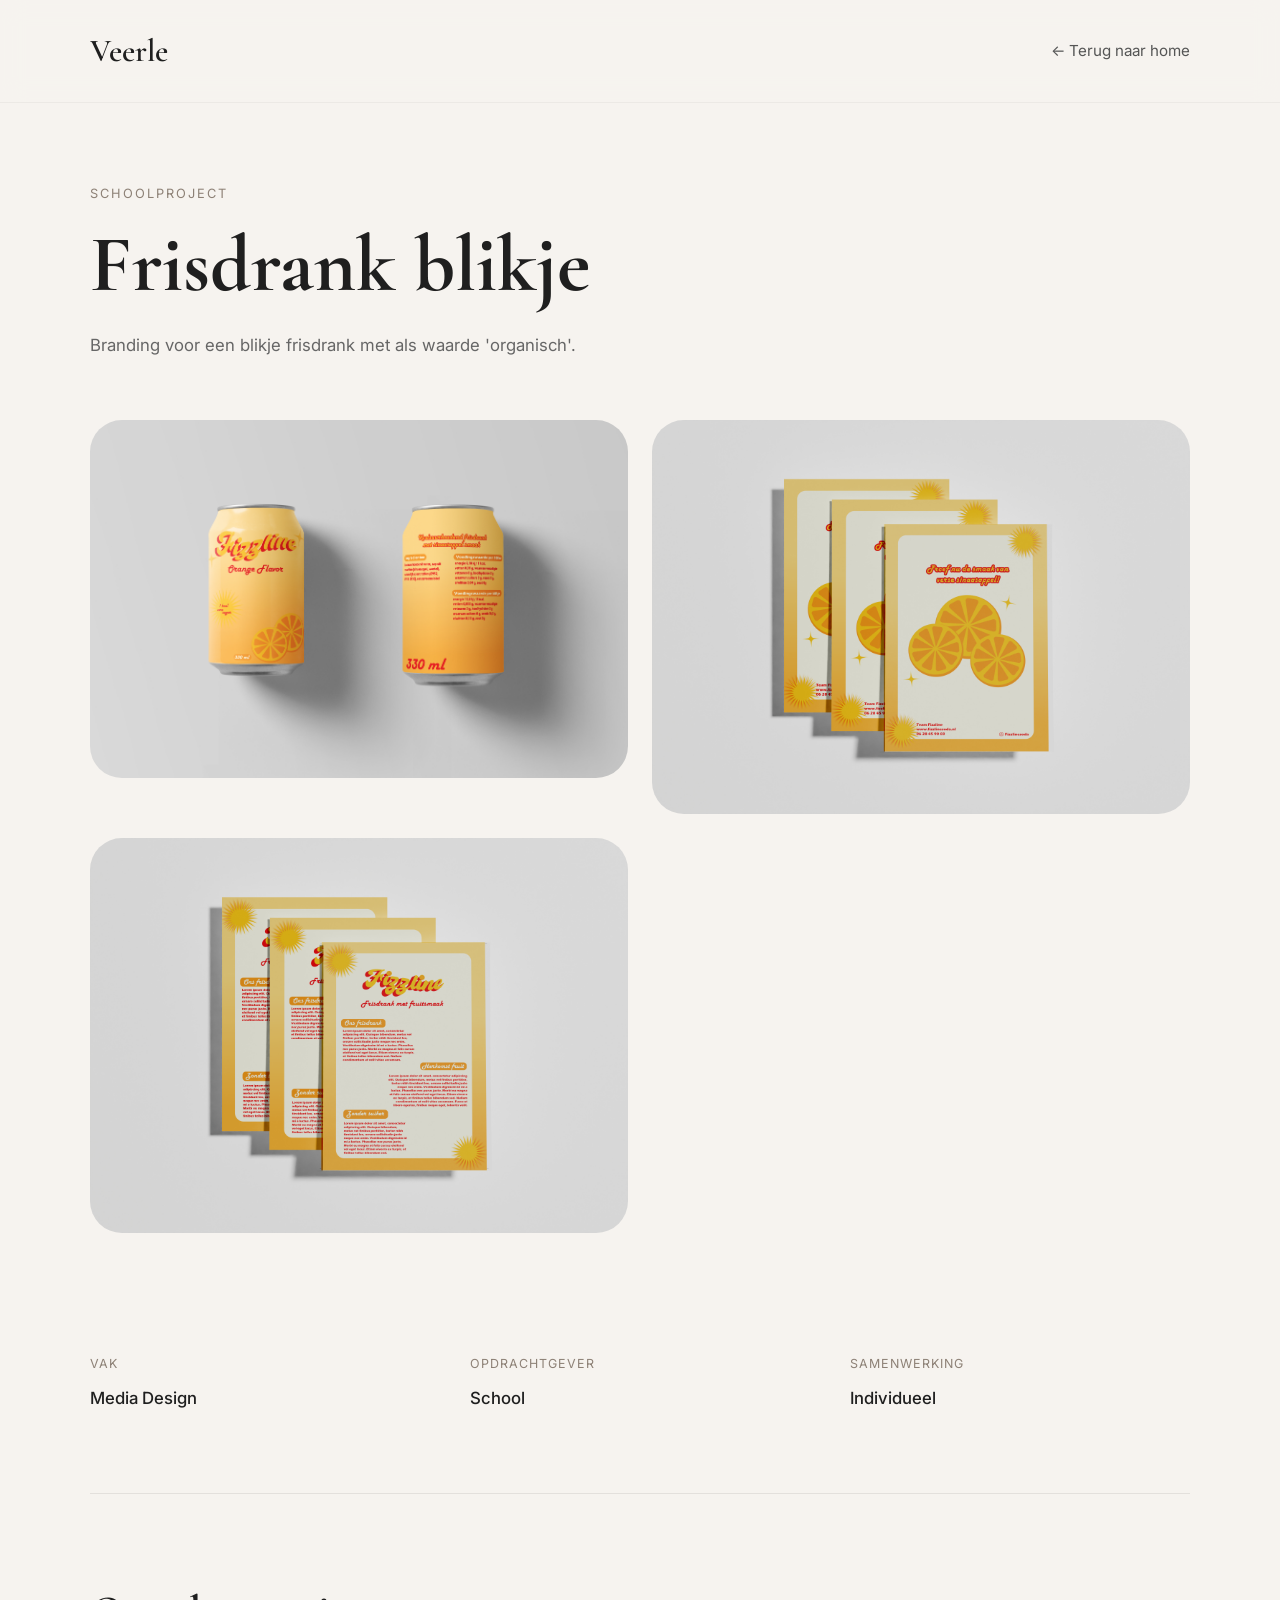
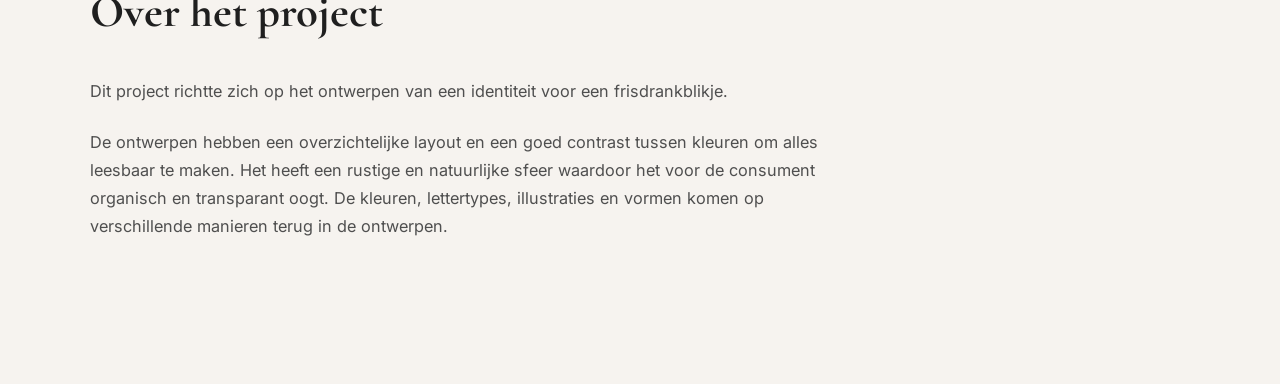
<file: branding.html>
<!DOCTYPE html>
<html lang="nl">
<head>
  <meta charset="UTF-8" />
  <meta name="viewport" content="width=device-width, initial-scale=1.0"/>

  <title>Branding - Veerle</title>

  <!-- FONTS -->
  <link rel="preconnect" href="https://fonts.googleapis.com">
  <link rel="preconnect" href="https://fonts.gstatic.com" crossorigin>

  <link href="https://fonts.googleapis.com/css2?family=Inter:wght@300;400;500;600&family=Cormorant+Garamond:wght@500;600&display=swap" rel="stylesheet">

  <!-- CSS -->
  <link rel="stylesheet" href="tarot.css">
</head>

<body>

  <!-- NAVBAR -->
  <header class="navbar">

    <div class="container nav-container">

      <a href="index.html" class="logo">
        Veerle
      </a>

      <nav class="nav-links">
        <a href="index.html">← Terug naar home</a>
      </nav>

    </div>

  </header>

  <!-- PROJECT HERO -->
  <main class="project-page">

    <div class="container">

      <section class="project-hero">

        <p class="project-label">
          Schoolproject
        </p>

        <h1>
          Frisdrank blikje
        </h1>

        <p class="project-intro">
          Branding voor een blikje frisdrank met als waarde 'organisch'.
        </p>

      </section>

      <!-- IMAGE -->
      <section class="project-gallery">

  <img
    src="images/blikje.jpg"
    alt="Blikje"
  >

  <img
    src="images/flyer_voor.png"
    alt="flyer voorkant"
  >
  <img
    src="images/flyer_achter.png"
    alt="flyer achterkant"
  >


      </section>

      <!-- PROJECT INFO -->
      <section class="project-info">

        <div class="info-item">
          <span>Vak</span>
          <h3>Media Design</h3>
        </div>

        <div class="info-item">
          <span>Opdrachtgever</span>
          <h3>School</h3>
        </div>

        <div class="info-item">
          <span>Samenwerking</span>
          <h3>Individueel</h3>
        </div>

      </section>

      <!-- PROJECT TEXT -->
      <section class="project-content">

        <div class="content-wrapper">

          <h2>
            Over het project
          </h2>

          <p>
            Dit project richtte zich op het ontwerpen van een
            identiteit voor een frisdrankblikje.
          </p>

          <p>
            De ontwerpen hebben een overzichtelijke layout en een goed contrast tussen kleuren om alles leesbaar
te maken. Het heeft een rustige en natuurlijke sfeer waardoor het voor de consument organisch
en transparant oogt. De kleuren, lettertypes, illustraties en vormen komen op verschillende manieren
terug in de ontwerpen.
          </p>

        </div>

      </section>

    </div>

  </main>

</body>
</html>
</file>
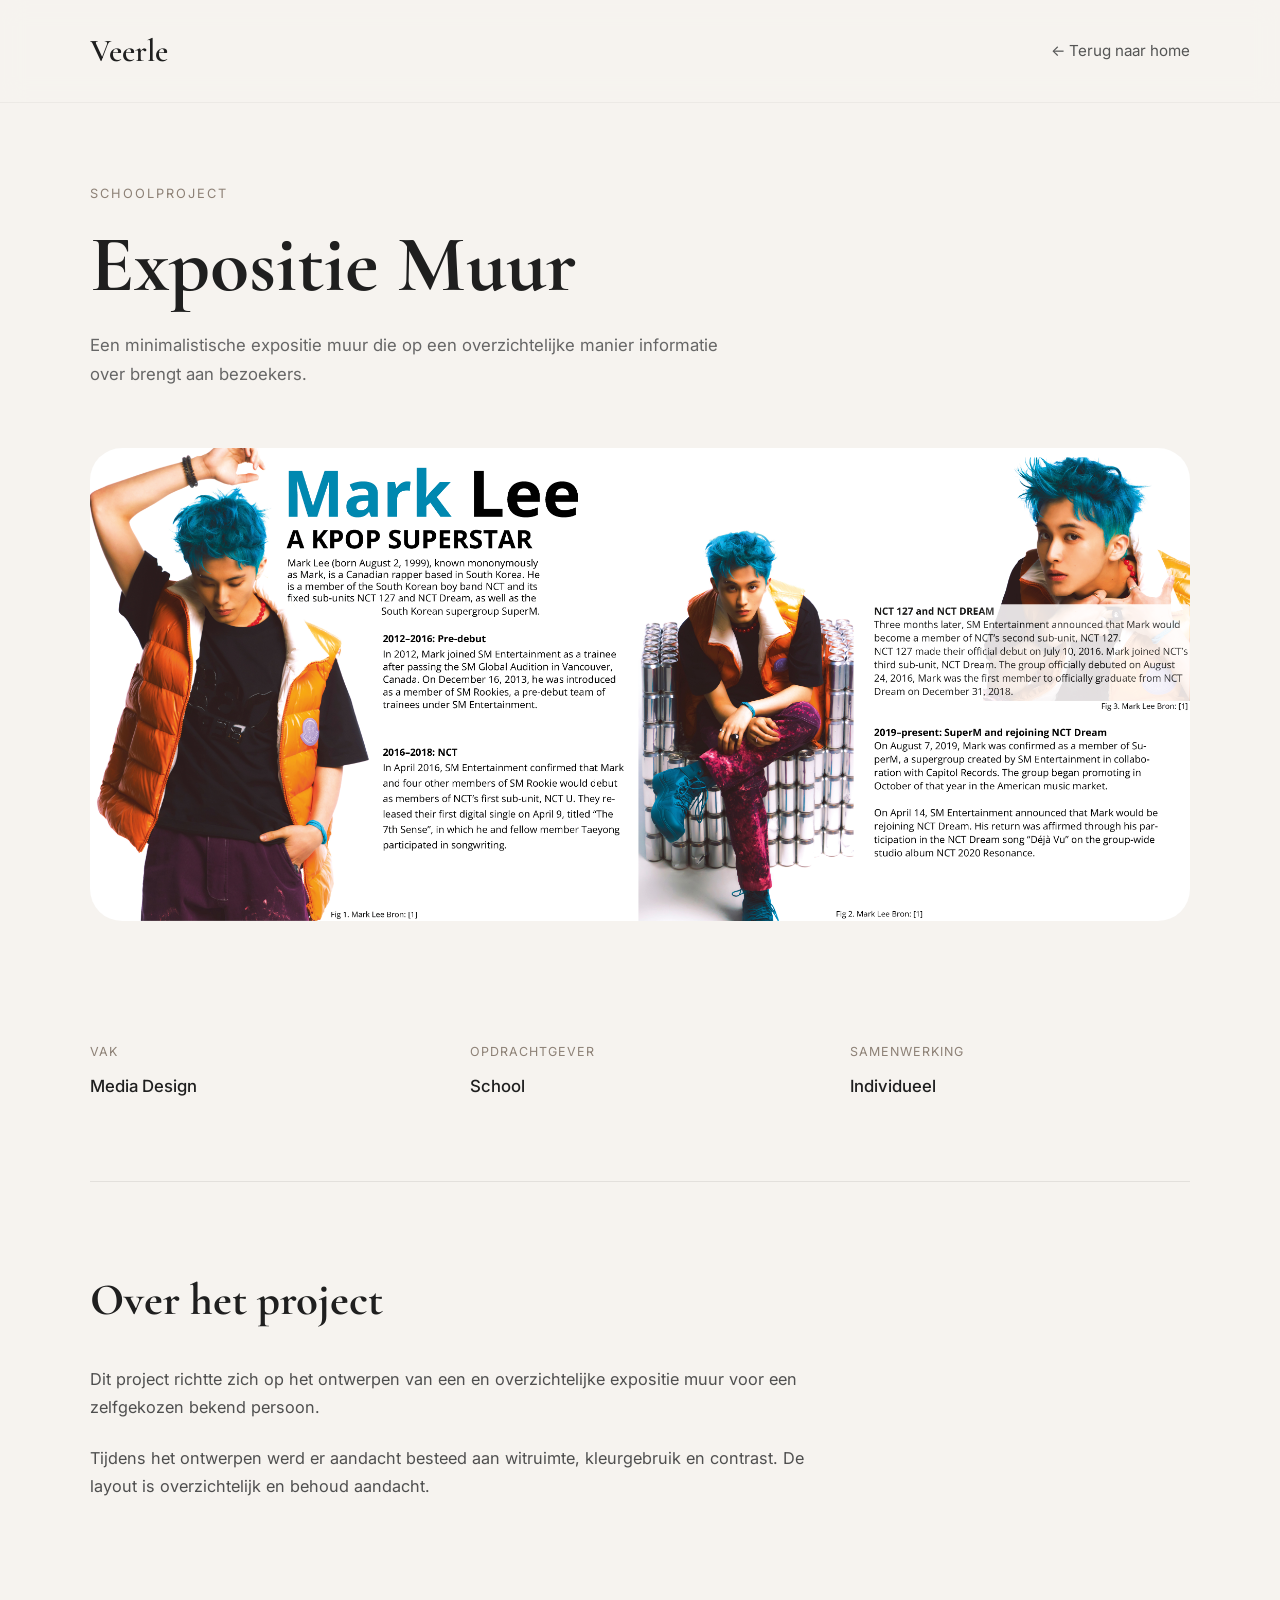
<file: expo.html>
<!DOCTYPE html>
<html lang="nl">
<head>
  <meta charset="UTF-8" />
  <meta name="viewport" content="width=device-width, initial-scale=1.0"/>

  <title>Expo - Veerle</title>

  <!-- FONTS -->
  <link rel="preconnect" href="https://fonts.googleapis.com">
  <link rel="preconnect" href="https://fonts.gstatic.com" crossorigin>

  <link href="https://fonts.googleapis.com/css2?family=Inter:wght@300;400;500;600&family=Cormorant+Garamond:wght@500;600&display=swap" rel="stylesheet">

  <!-- CSS -->
  <link rel="stylesheet" href="project.css">
</head>

<body>

  <!-- NAVBAR -->
  <header class="navbar">

    <div class="container nav-container">

      <a href="index.html" class="logo">
        Veerle
      </a>

      <nav class="nav-links">
        <a href="index.html">← Terug naar home</a>
      </nav>

    </div>

  </header>

  <!-- PROJECT HERO -->
  <main class="project-page">

    <div class="container">

      <section class="project-hero">

        <p class="project-label">
          Schoolproject
        </p>

        <h1>
          Expositie Muur
        </h1>

        <p class="project-intro">
          Een minimalistische expositie muur die op een overzichtelijke
          manier informatie over brengt aan bezoekers.
        </p>

      </section>

      <!-- IMAGE -->
      <section class="project-image">

       <img
  src="images/expo-muur2.png"
  alt="Expositie Muur"
>

      </section>

      <!-- PROJECT INFO -->
      <section class="project-info">

        <div class="info-item">
          <span>Vak</span>
          <h3>Media Design</h3>
        </div>

        <div class="info-item">
          <span>Opdrachtgever</span>
          <h3>School</h3>
        </div>

        <div class="info-item">
          <span>Samenwerking</span>
          <h3>Individueel</h3>
        </div>

      </section>

      <!-- PROJECT TEXT -->
      <section class="project-content">

        <div class="content-wrapper">

          <h2>
            Over het project
          </h2>

          <p>
            Dit project richtte zich op het ontwerpen van een
            en overzichtelijke expositie muur voor een zelfgekozen bekend persoon.
          </p>

          <p>
            Tijdens het ontwerpen werd er aandacht besteed aan
            witruimte, kleurgebruik en contrast.
            De layout is overzichtelijk en behoud aandacht.
          </p>

        </div>

      </section>

    </div>

  </main>

</body>
</html>
</file>
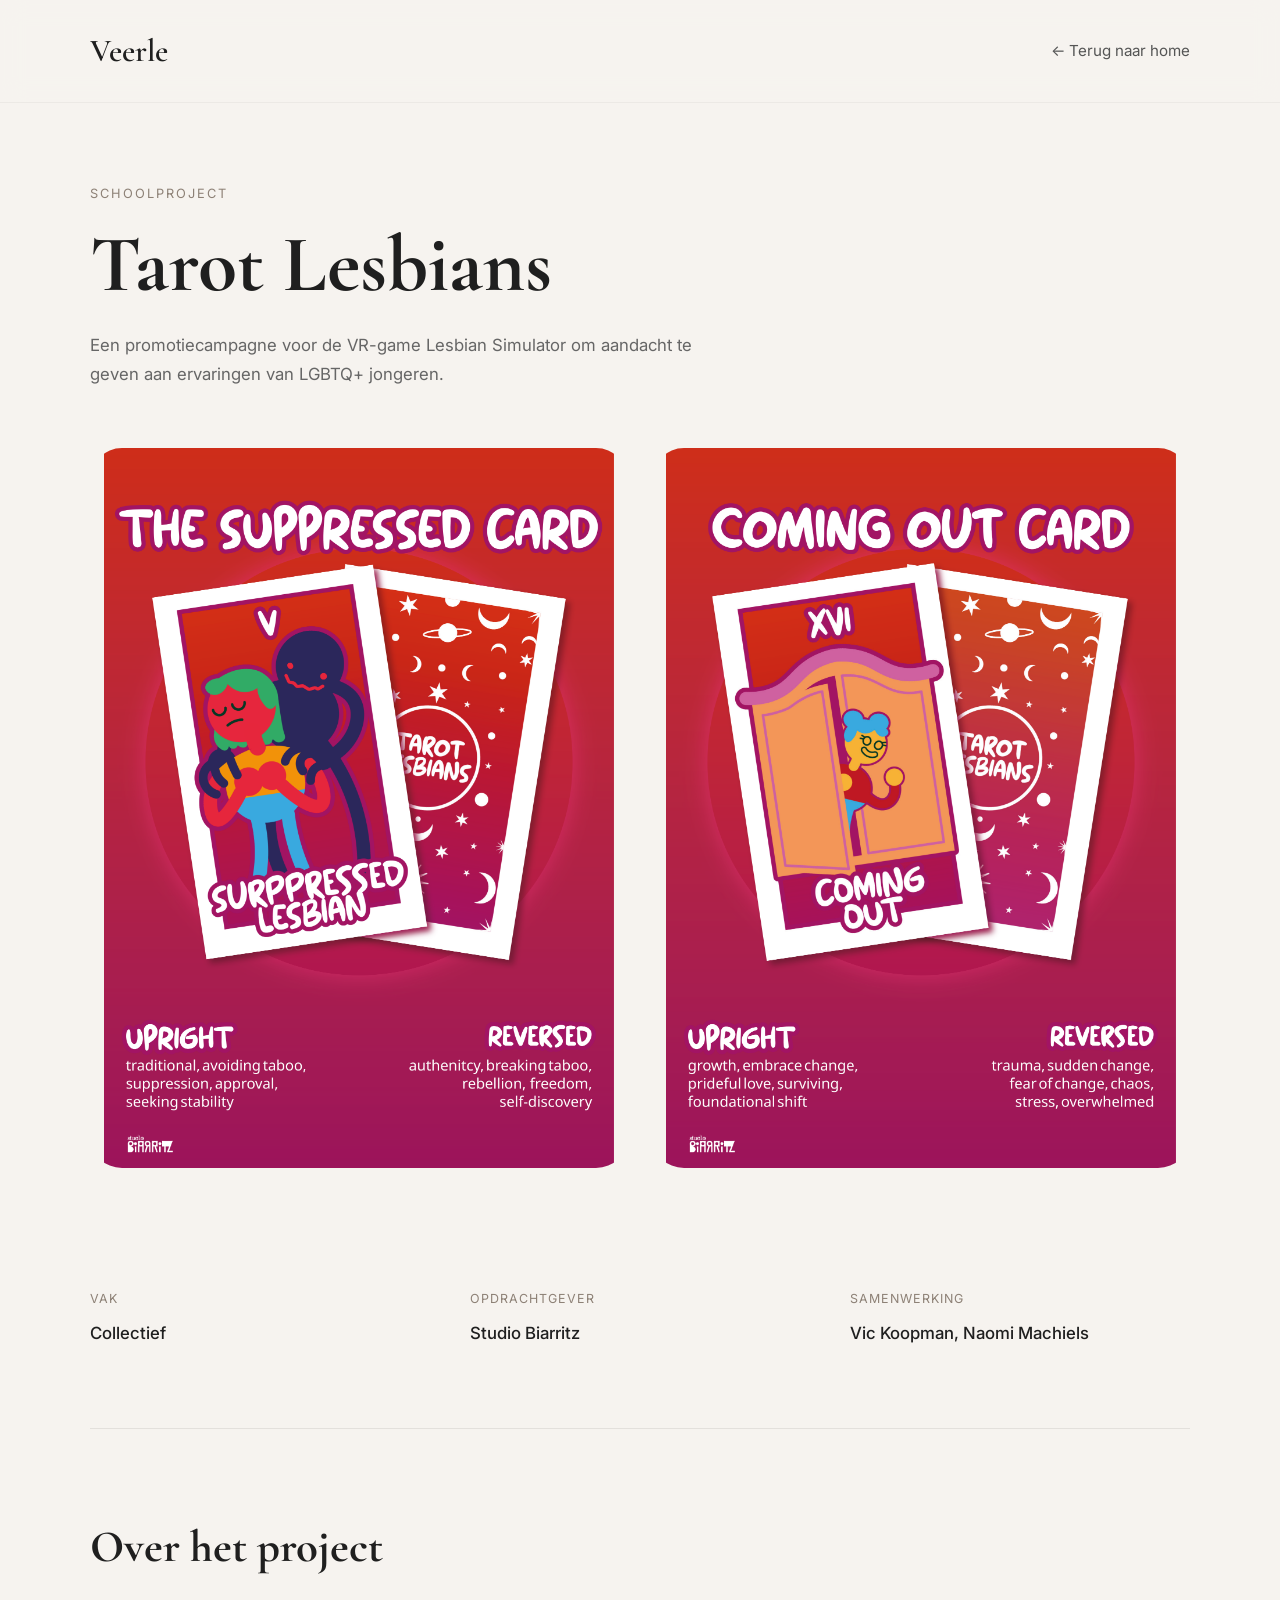
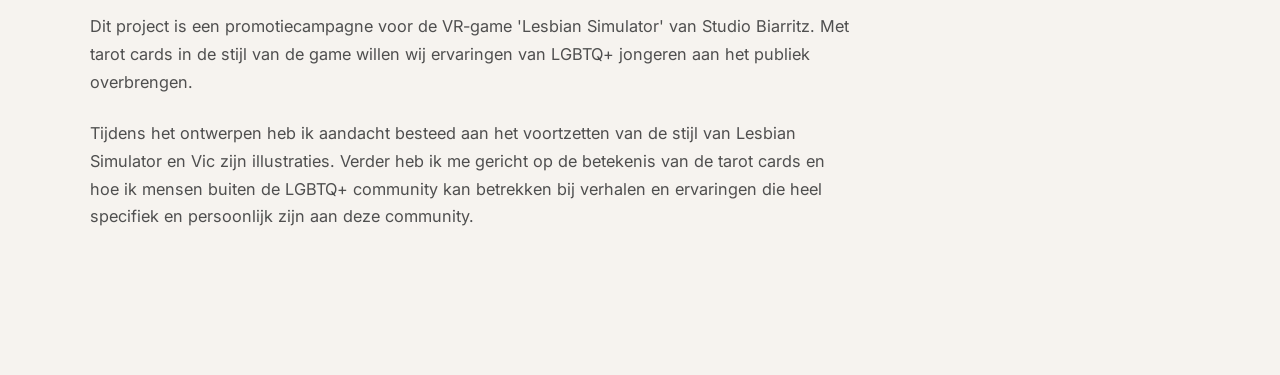
<file: tarot.html>
<!DOCTYPE html>
<html lang="nl">
<head>
  <meta charset="UTF-8" />
  <meta name="viewport" content="width=device-width, initial-scale=1.0"/>

  <title>Tarot Lesbians - Veerle</title>

  <!-- FONTS -->
  <link rel="preconnect" href="https://fonts.googleapis.com">
  <link rel="preconnect" href="https://fonts.gstatic.com" crossorigin>

  <link href="https://fonts.googleapis.com/css2?family=Inter:wght@300;400;500;600&family=Cormorant+Garamond:wght@500;600&display=swap" rel="stylesheet">

  <!-- CSS -->
  <link rel="stylesheet" href="tarot.css">
</head>

<body>

  <!-- NAVBAR -->
  <header class="navbar">

    <div class="container nav-container">

      <a href="index.html" class="logo">
        Veerle
      </a>

      <nav class="nav-links">
        <a href="index.html">← Terug naar home</a>
      </nav>

    </div>

  </header>

  <!-- PROJECT HERO -->
  <main class="project-page">

    <div class="container">

      <section class="project-hero">

        <p class="project-label">
          Schoolproject
        </p>

        <h1>
          Tarot Lesbians
        </h1>

        <p class="project-intro">
          Een promotiecampagne voor de VR-game Lesbian Simulator om aandacht te geven aan ervaringen van LGBTQ+ jongeren.
        </p>

      </section>

      <!-- IMAGE -->
      <section class="project-gallery">

  <img
    src="images/supressed.png"
    alt="Tarot kaart 1"
  >

  <img
    src="images/coming-out.png"
    alt="Tarot kaart 2"
  >

</section>

      <!-- PROJECT INFO -->
      <section class="project-info">

        <div class="info-item">
          <span>Vak</span>
          <h3>Collectief</h3>
        </div>

        <div class="info-item">
          <span>Opdrachtgever</span>
          <h3>Studio Biarritz</h3>
        </div>

        <div class="info-item">
          <span>Samenwerking</span>
          <h3>Vic Koopman, Naomi Machiels</h3>
        </div>

      </section>

      <!-- PROJECT TEXT -->
      <section class="project-content">

        <div class="content-wrapper">

          <h2>
            Over het project
          </h2>

          <p>
            Dit project is een
            promotiecampagne voor de VR-game 'Lesbian Simulator' van Studio Biarritz.
            Met tarot cards in de stijl van de game willen wij ervaringen van LGBTQ+ jongeren aan het publiek overbrengen.
          </p>

          <p>
            Tijdens het ontwerpen heb ik aandacht besteed aan het voortzetten van de stijl van Lesbian Simulator en Vic zijn illustraties.
            Verder heb ik me gericht op de betekenis van de tarot cards en hoe ik mensen buiten de LGBTQ+ community kan betrekken bij verhalen en ervaringen die heel specifiek en persoonlijk zijn aan deze community. 
          </p>

        </div>

      </section>

    </div>

  </main>

</body>
</html>
</file>
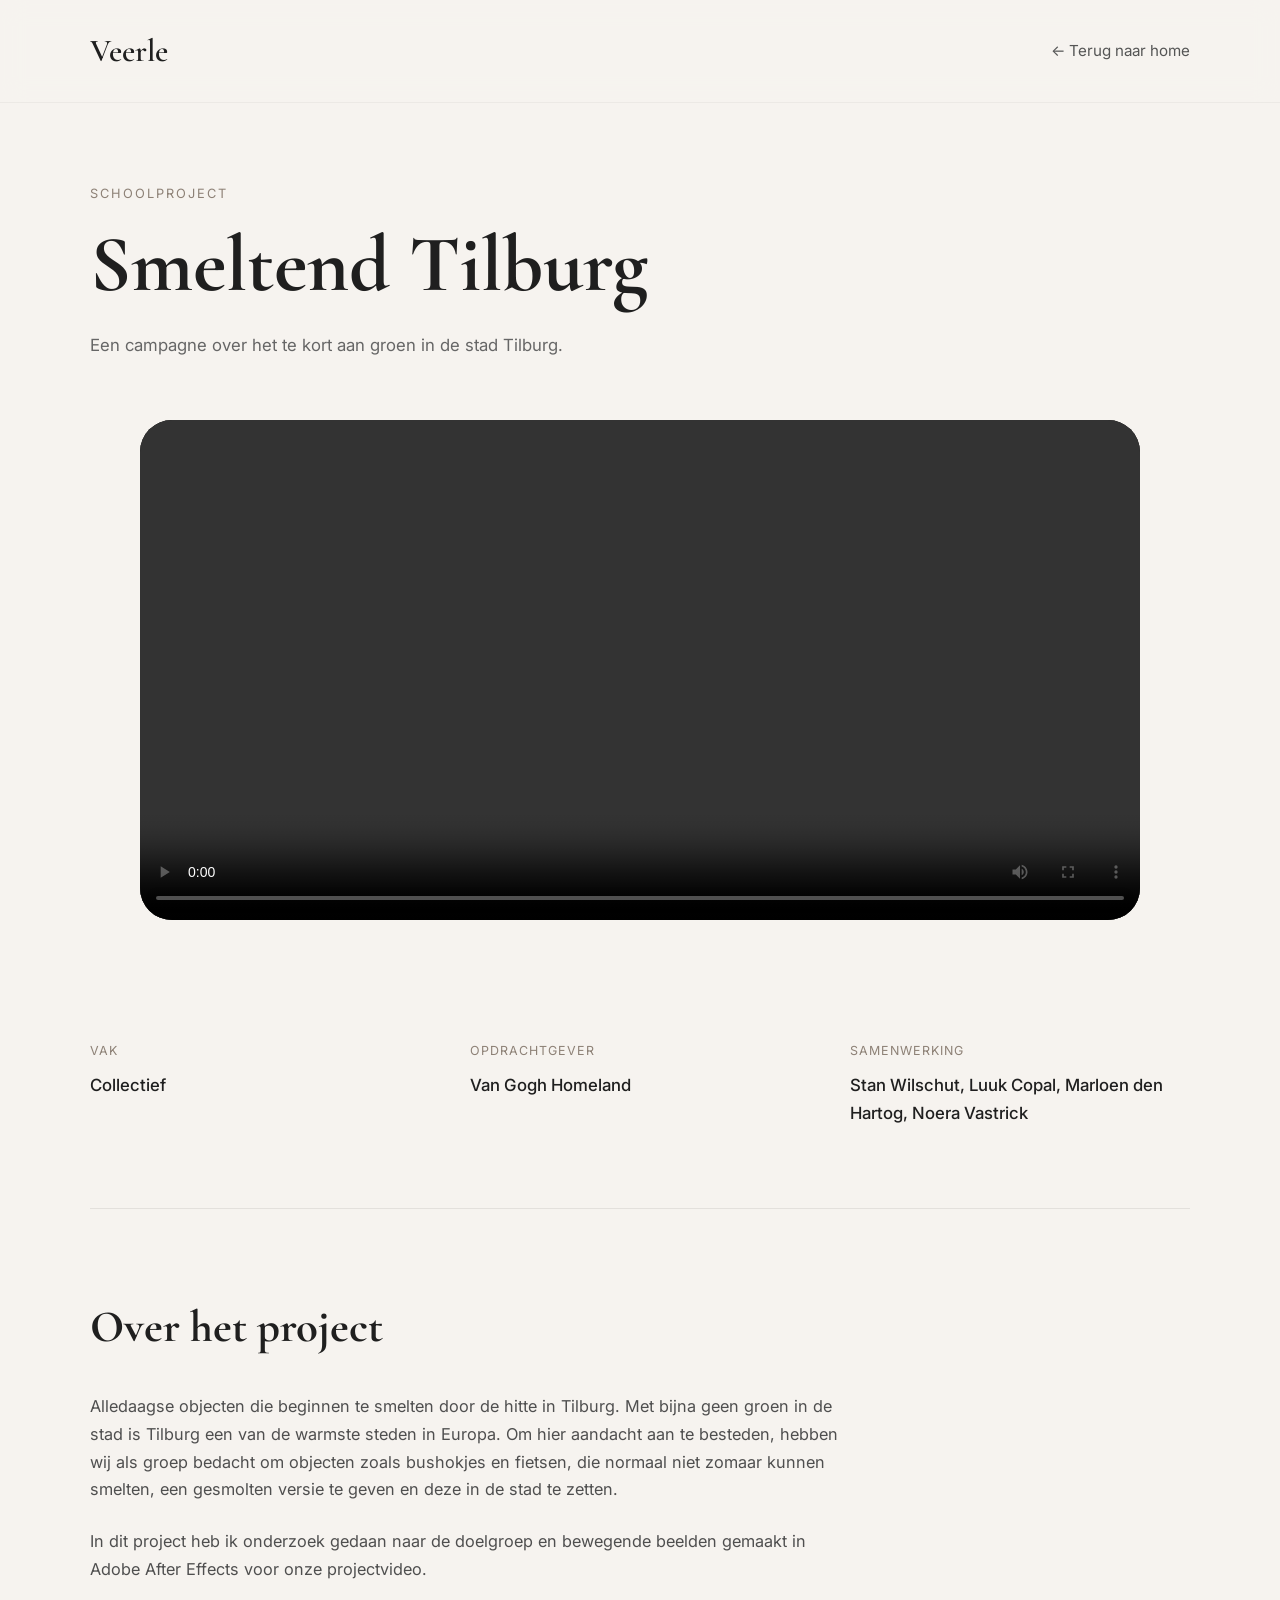
<file: tilburg.html>
<!DOCTYPE html>
<html lang="nl">
<head>
  <meta charset="UTF-8" />
  <meta name="viewport" content="width=device-width, initial-scale=1.0"/>

  <title>Smeltend Tilburg - Veerle</title>

  <!-- FONTS -->
  <link rel="preconnect" href="https://fonts.googleapis.com">
  <link rel="preconnect" href="https://fonts.gstatic.com" crossorigin>

  <link href="https://fonts.googleapis.com/css2?family=Inter:wght@300;400;500;600&family=Cormorant+Garamond:wght@500;600&display=swap" rel="stylesheet">

  <!-- CSS -->
  <link rel="stylesheet" href="project.css">
</head>

<body>

  <!-- NAVBAR -->
  <header class="navbar">

    <div class="container nav-container">

      <a href="index.html" class="logo">
        Veerle
      </a>

      <nav class="nav-links">
        <a href="index.html">← Terug naar home</a>
      </nav>

    </div>

  </header>

  <!-- PROJECT HERO -->
  <main class="project-page">

    <div class="container">

      <section class="project-hero">

        <p class="project-label">
          Schoolproject
        </p>

        <h1>
          Smeltend Tilburg
        </h1>

        <p class="project-intro">
          Een campagne over het te kort aan groen in de stad Tilburg.

          </p>

      </section>

      <!-- IMAGE -->
      <section class="project-gallery">

  <video controls>
            <source src="videos/tilburg.mp4" type="video/mp4">
          </video>

  
</section>

      <!-- PROJECT INFO -->
      <section class="project-info">

        <div class="info-item">
          <span>Vak</span>
          <h3>Collectief</h3>
        </div>

        <div class="info-item">
          <span>Opdrachtgever</span>
          <h3>Van Gogh Homeland</h3>
        </div>

        <div class="info-item">
          <span>Samenwerking</span>
          <h3>Stan Wilschut, Luuk Copal, 
            Marloen den Hartog, Noera Vastrick</h3>
        </div>

      </section>

      <!-- PROJECT TEXT -->
      <section class="project-content">

        <div class="content-wrapper">

          <h2>
            Over het project
          </h2>

          <p>
            Alledaagse objecten die beginnen te smelten door de hitte in Tilburg. Met bijna geen
            groen in de stad is Tilburg een van de warmste steden in Europa. Om hier aandacht aan te 
            besteden, hebben wij als groep bedacht om objecten zoals bushokjes en fietsen, die normaal
            niet zomaar kunnen smelten, een gesmolten versie te geven en deze in de stad te zetten.

          </p>

          <p>
            In dit project heb ik onderzoek gedaan naar de doelgroep en bewegende 
            beelden gemaakt in Adobe After Effects voor onze projectvideo.

        </div>

      </section>

    </div>

  </main>

</body>
</html>
</file>
<file: tarot.css>
*{
  margin:0;
  padding:0;
  box-sizing:border-box;
}

html{
  scroll-behavior:smooth;
}

body{
  font-family:'Inter', sans-serif;
  background:#f6f3ef;
  color:#1f1f1f;
  line-height:1.7;
  overflow-x:hidden;
}

/* CONTAINER */

.container{
  width:min(1100px, 90%);
  margin:auto;
}

/* NAVBAR */

.navbar{
  position:sticky;
  top:0;
  z-index:1000;
  width:100%;
  background:rgba(246,243,239,0.92);
  backdrop-filter:blur(12px);
  border-bottom:1px solid rgba(0,0,0,0.04);
}

.nav-container{
  display:flex;
  justify-content:space-between;
  align-items:center;
  padding:24px 0;
}

.logo{
  text-decoration:none;
  color:#1f1f1f;
  font-family:'Cormorant Garamond', serif;
  font-size:2rem;
  font-weight:600;
}

.nav-links{
  display:flex;
  align-items:center;
}

.nav-links a{
  text-decoration:none;
  color:#555;
  transition:0.3s ease;
  font-size:0.95rem;
}

.nav-links a:hover{
  color:#000;
}

/* PROJECT PAGE */

.project-page{
  padding:80px 0 120px;
}

/* HERO */

.project-hero{
  max-width:760px;
  margin-bottom:60px;

  animation:fadeUp 0.8s ease;
}

.project-label{
  text-transform:uppercase;
  letter-spacing:2px;
  font-size:0.8rem;
  color:#8d8176;
  margin-bottom:18px;
}

.project-hero h1{
  font-family:'Cormorant Garamond', serif;
  font-size:clamp(3rem, 8vw, 5rem);
  line-height:1.05;
  margin-bottom:24px;
}

.project-intro{
  color:#666;
  font-size:1.05rem;
  max-width:650px;
}

/* IMAGE */

.project-image{
  margin-bottom:70px;

  display:flex;
  justify-content:center;
  align-items:center;

  animation:fadeImage 1s ease;
}

/* GALLERY */

.project-gallery{
  display:grid;
  grid-template-columns:1fr 1fr;
  gap:24px;

  margin-bottom:70px;

  animation:fadeImage 1s ease;
}

.project-gallery img{
  width:100%;
  height:auto;

  max-height:80vh;

  object-fit:contain;

  border-radius:32px;

  display:block;
}

/* INFO */

.project-info{
  display:grid;
  grid-template-columns:repeat(3,1fr);

  gap:40px;

  padding:50px 0 80px;

  border-bottom:1px solid rgba(0,0,0,0.08);
}

.info-item span{
  display:block;

  font-size:0.78rem;

  text-transform:uppercase;

  letter-spacing:1px;

  color:#8d8176;

  margin-bottom:10px;
}

.info-item h3{
  font-size:1.05rem;
  font-weight:500;
}

/* CONTENT */

.project-content{
  padding-top:80px;
}

.content-wrapper{
  max-width:760px;

  animation:fadeUp 1s ease;
}

.content-wrapper h2{
  font-family:'Cormorant Garamond', serif;
  font-size:clamp(2rem, 5vw, 2.8rem);

  margin-bottom:28px;
}

.content-wrapper p{
  margin-bottom:24px;

  color:#4f4f4f;

  font-size:1.02rem;
}

/* ANIMATIONS */

@keyframes fadeUp{

  from{
    opacity:0;
    transform:translateY(30px);
  }

  to{
    opacity:1;
    transform:translateY(0);
  }

}

@keyframes fadeImage{

  from{
    opacity:0;
    transform:scale(0.97);
  }

  to{
    opacity:1;
    transform:scale(1);
  }

}

/* RESPONSIVE */

@media(max-width:900px){

  .project-page{
    padding-top:60px;
  }

  .project-info{
    grid-template-columns:1fr;
    gap:28px;
  }

  .nav-container{
    flex-direction:column;
    gap:18px;
  }

  @media(max-width:700px){

  .project-gallery{
    grid-template-columns:1fr;
  }

}

}

@media(max-width:600px){

  .project-page{
    padding:50px 0 90px;
  }

  .project-image{
    margin-bottom:50px;
  }

  .project-image img{
    border-radius:24px;
    max-height:50vh;
  }

  .content-wrapper h2{
    font-size:2rem;
  }

  .content-wrapper p{
    font-size:1rem;
  }

}
</file>
<file: project.css>
*{
  margin:0;
  padding:0;
  box-sizing:border-box;
}

html{
  scroll-behavior:smooth;
}

body{
  font-family:'Inter', sans-serif;
  background:#f6f3ef;
  color:#1f1f1f;
  line-height:1.7;
  overflow-x:hidden;
}

/* CONTAINER */

.container{
  width:min(1100px, 90%);
  margin:auto;
}

/* NAVBAR */

.navbar{
  position:sticky;
  top:0;
  z-index:1000;
  width:100%;
  background:rgba(246,243,239,0.92);
  backdrop-filter:blur(12px);
  border-bottom:1px solid rgba(0,0,0,0.04);
}

.nav-container{
  display:flex;
  justify-content:space-between;
  align-items:center;
  padding:24px 0;
}

.logo{
  text-decoration:none;
  color:#1f1f1f;
  font-family:'Cormorant Garamond', serif;
  font-size:2rem;
  font-weight:600;
}

.nav-links{
  display:flex;
  align-items:center;
}

.nav-links a{
  text-decoration:none;
  color:#555;
  transition:0.3s ease;
  font-size:0.95rem;
}

.nav-links a:hover{
  color:#000;
}

/* PROJECT PAGE */

.project-page{
  padding:80px 0 120px;
}

/* HERO */

.project-hero{
  max-width:760px;
  margin-bottom:60px;
  animation:fadeUp 0.8s ease;
}

.project-label{
  text-transform:uppercase;
  letter-spacing:2px;
  font-size:0.8rem;
  color:#8d8176;
  margin-bottom:18px;
}

.project-hero h1{
  font-family:'Cormorant Garamond', serif;
  font-size:clamp(3rem, 8vw, 5rem);
  line-height:1.05;
  margin-bottom:24px;
}

.project-intro{
  color:#666;
  font-size:1.05rem;
  max-width:650px;
}

/* IMAGE */

.project-image{
  margin-bottom:70px;
  display:flex;
  justify-content:center;
  align-items:center;
  animation:fadeImage 1s ease;
}

.project-image img{
  width:100%;
  height:auto;
  max-height:80vh;
  object-fit:contain;
  border-radius:32px;
  display:block;
}

/* VIDEO */

.project-gallery{
  margin-bottom:70px;
  display:flex;
  justify-content:center;
  align-items:center;
  animation:fadeImage 1s ease;
}

.project-gallery video{
  width:100%;
  max-width:1000px;
  height:auto;
  max-height:80vh;
  object-fit:contain;
  border-radius:32px;
  display:block;
  background:#000;
}

/* INFO */

.project-info{
  display:grid;
  grid-template-columns:repeat(3,1fr);
  gap:40px;
  padding:50px 0 80px;
  border-bottom:1px solid rgba(0,0,0,0.08);
}

.info-item span{
  display:block;
  font-size:0.78rem;
  text-transform:uppercase;
  letter-spacing:1px;
  color:#8d8176;
  margin-bottom:10px;
}

.info-item h3{
  font-size:1.05rem;
  font-weight:500;
}

/* CONTENT */

.project-content{
  padding-top:80px;
}

.content-wrapper{
  max-width:760px;
  animation:fadeUp 1s ease;
}

.content-wrapper h2{
  font-family:'Cormorant Garamond', serif;
  font-size:clamp(2rem, 5vw, 2.8rem);
  margin-bottom:28px;
}

.content-wrapper p{
  margin-bottom:24px;
  color:#4f4f4f;
  font-size:1.02rem;
}

/* ANIMATIONS */

@keyframes fadeUp{
  from{
    opacity:0;
    transform:translateY(30px);
  }

  to{
    opacity:1;
    transform:translateY(0);
  }
}

@keyframes fadeImage{
  from{
    opacity:0;
    transform:scale(0.97);
  }

  to{
    opacity:1;
    transform:scale(1);
  }
}

/* RESPONSIVE */

@media(max-width:900px){

  .project-page{
    padding-top:60px;
  }

  .project-info{
    grid-template-columns:1fr;
    gap:28px;
  }

  .nav-container{
    flex-direction:column;
    gap:18px;
  }

  .project-image img{
    max-height:60vh;
  }

  .project-gallery video{
    max-height:60vh;
  }
}

@media(max-width:600px){

  .project-page{
    padding:50px 0 90px;
  }

  .project-image{
    margin-bottom:50px;
  }

  .project-image img{
    border-radius:24px;
    max-height:50vh;
  }

  .project-gallery{
    margin-bottom:50px;
  }

  .project-gallery video{
    border-radius:24px;
    max-height:50vh;
  }

  .content-wrapper h2{
    font-size:2rem;
  }

  .content-wrapper p{
    font-size:1rem;
  }
}
</file>
